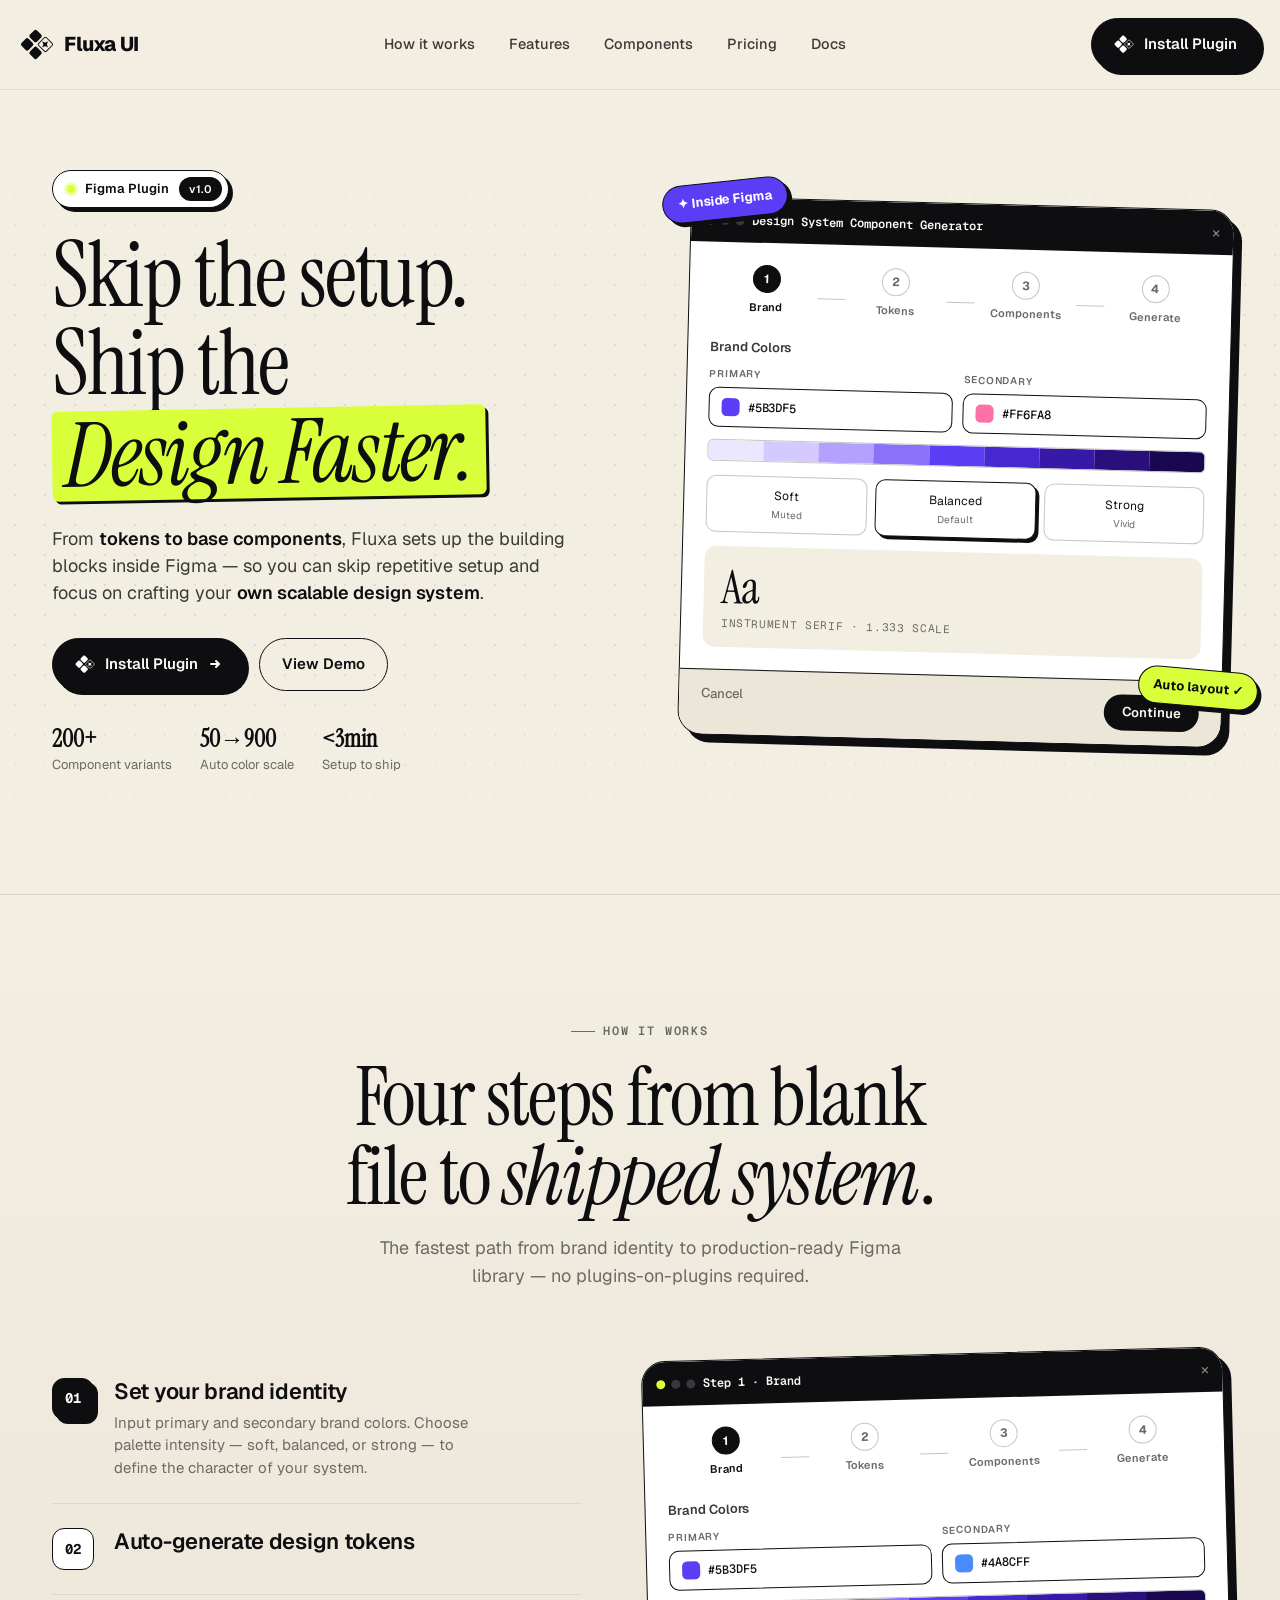
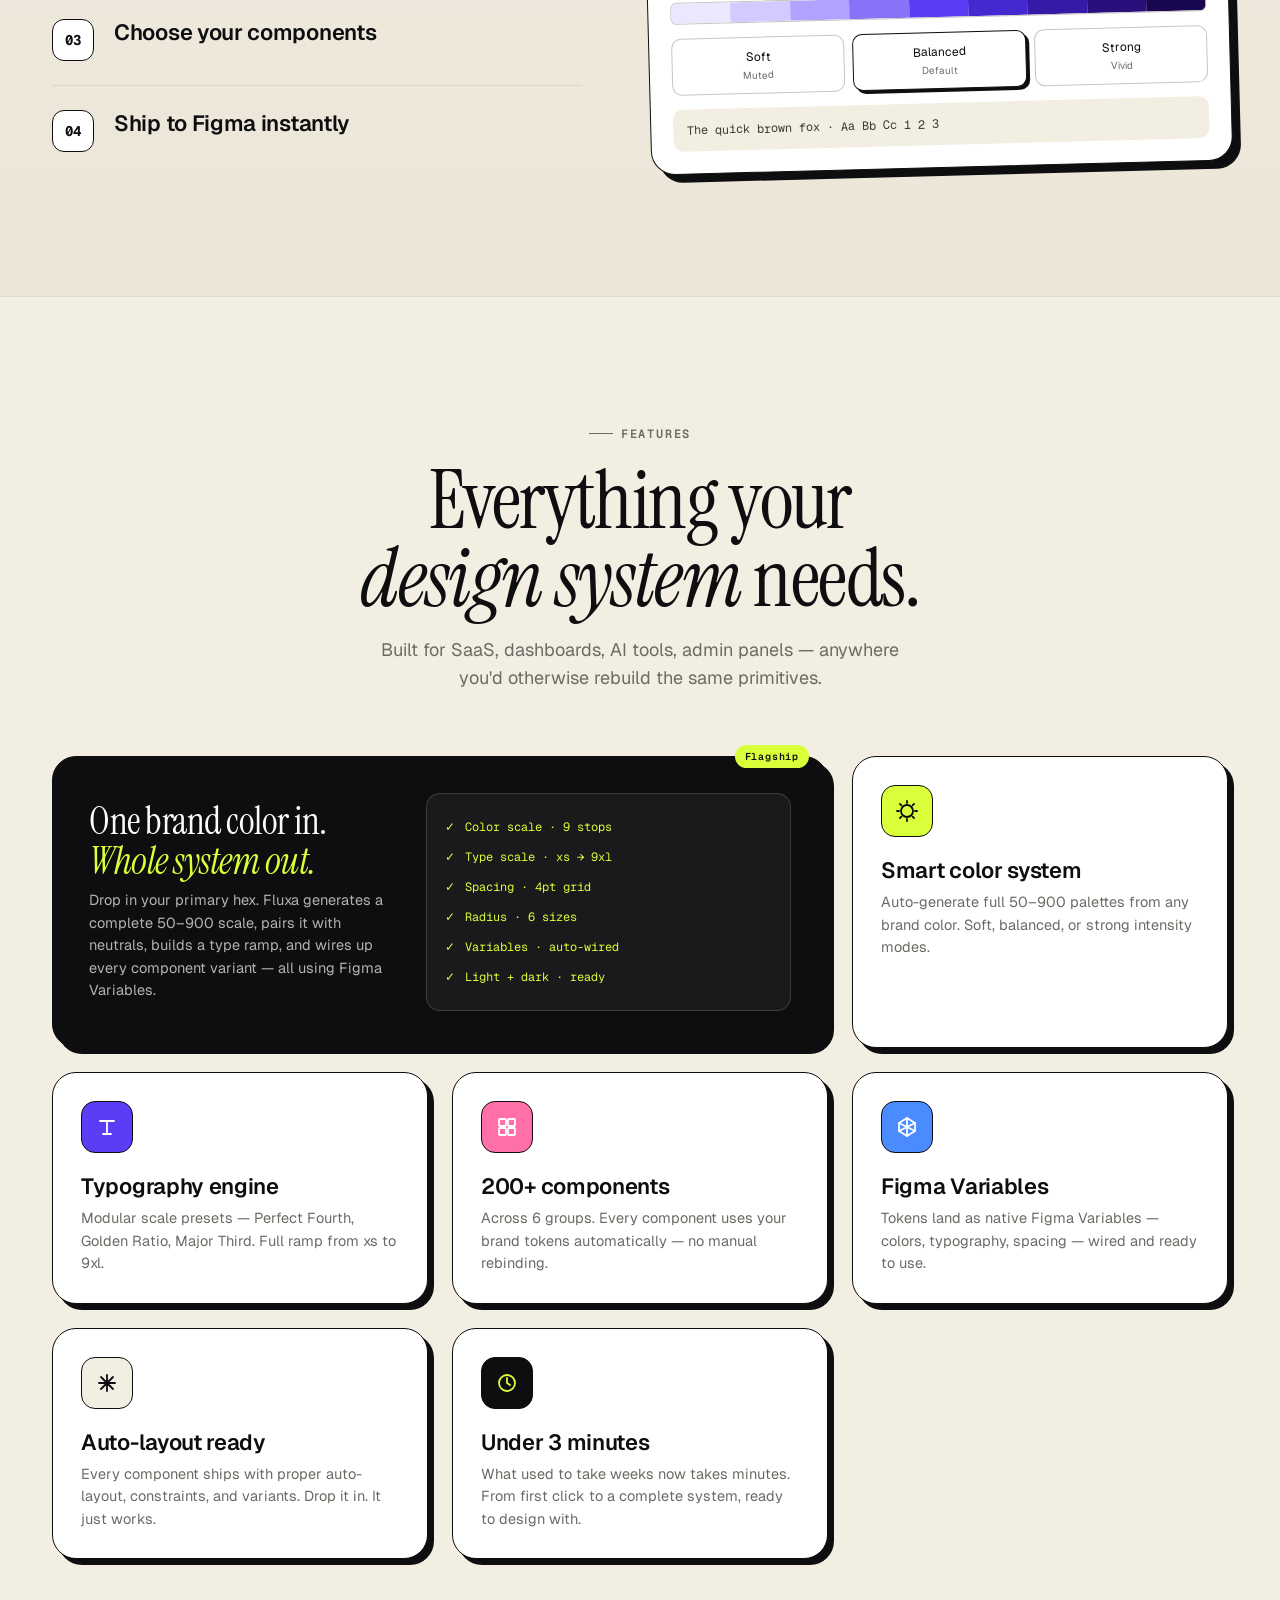
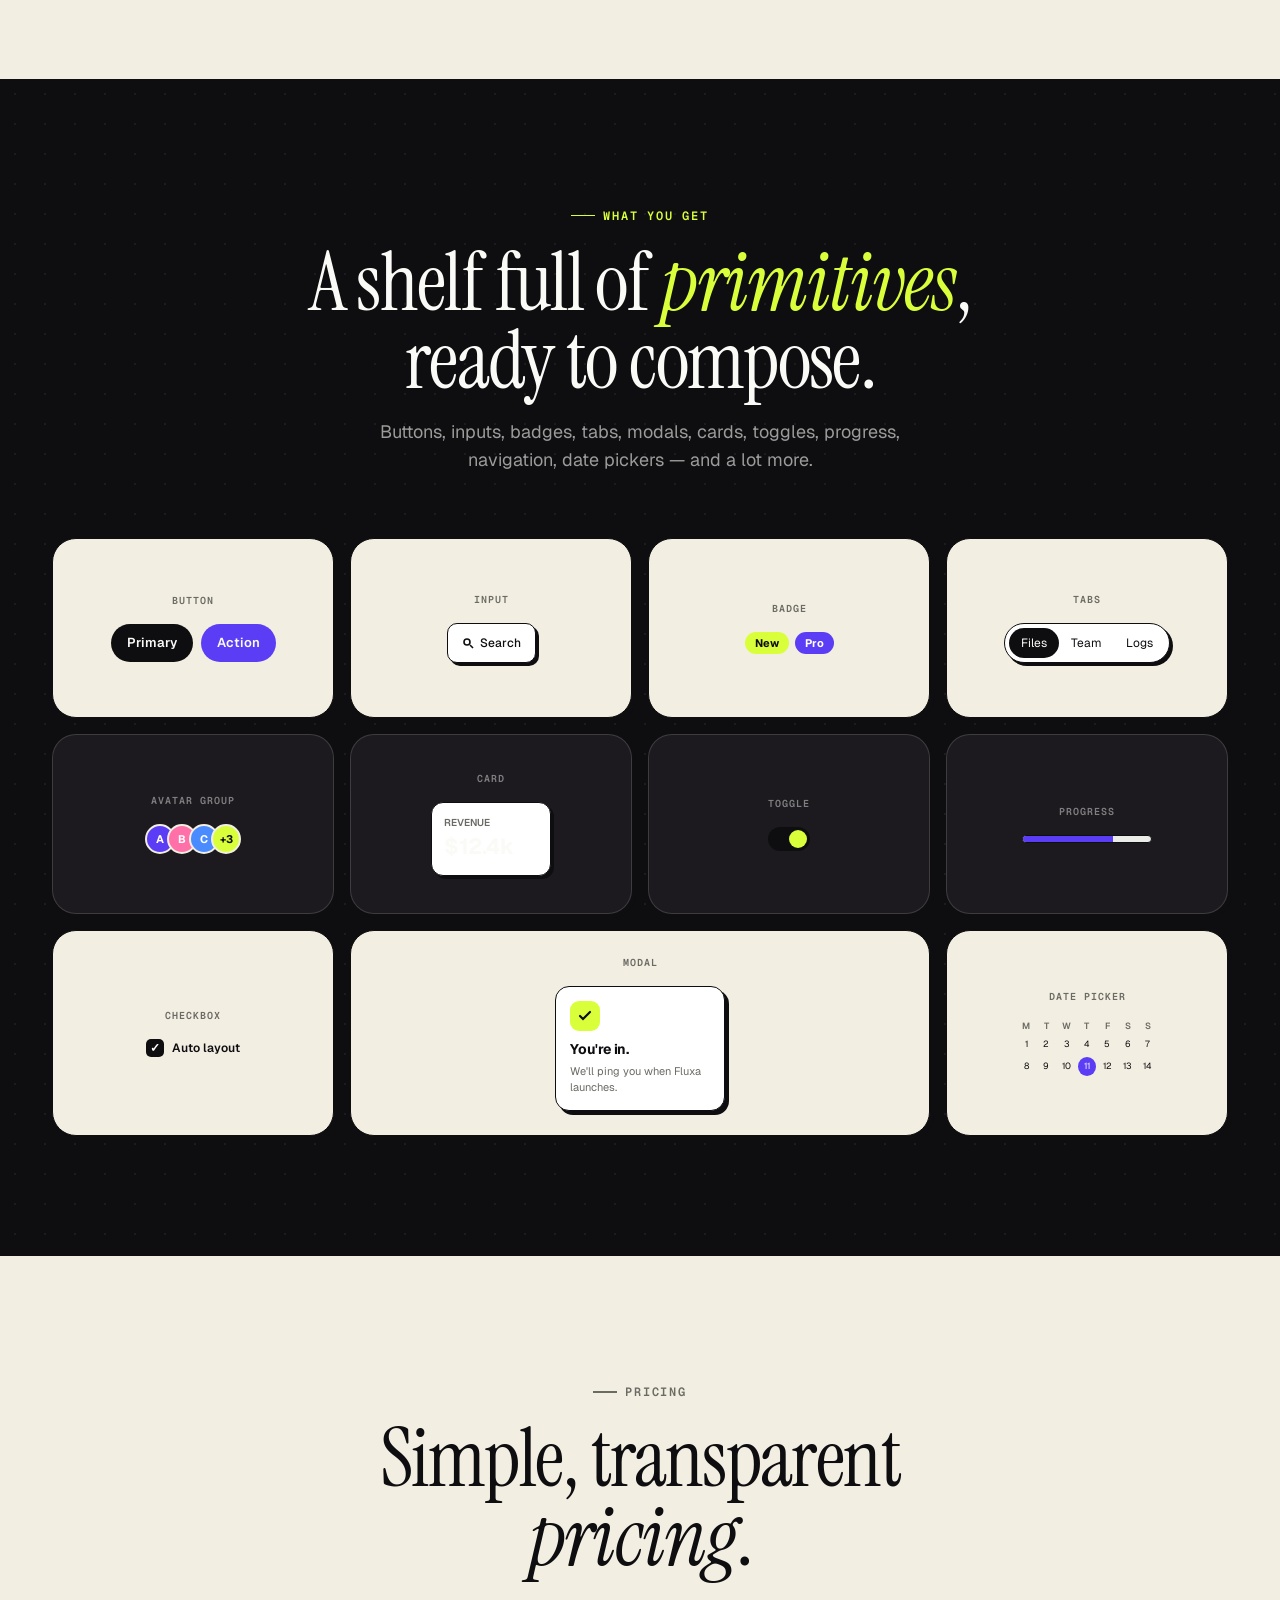
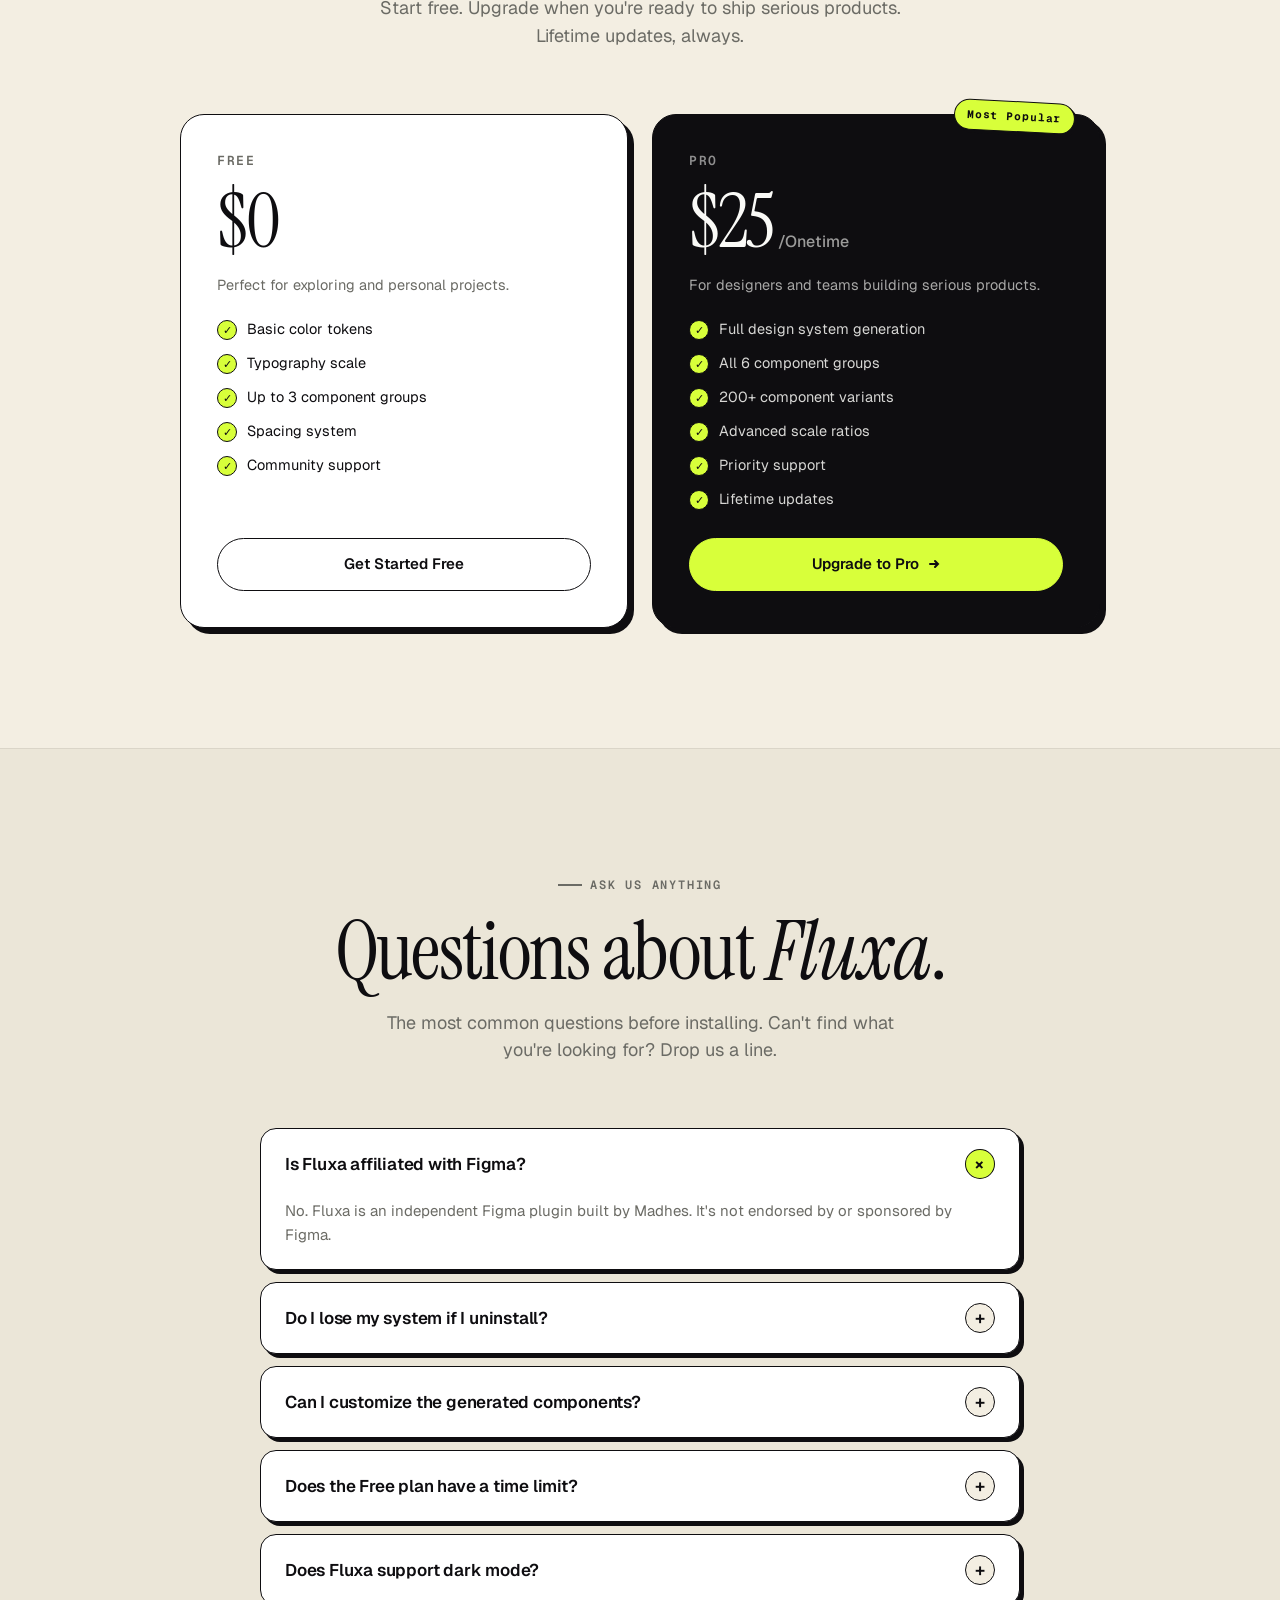
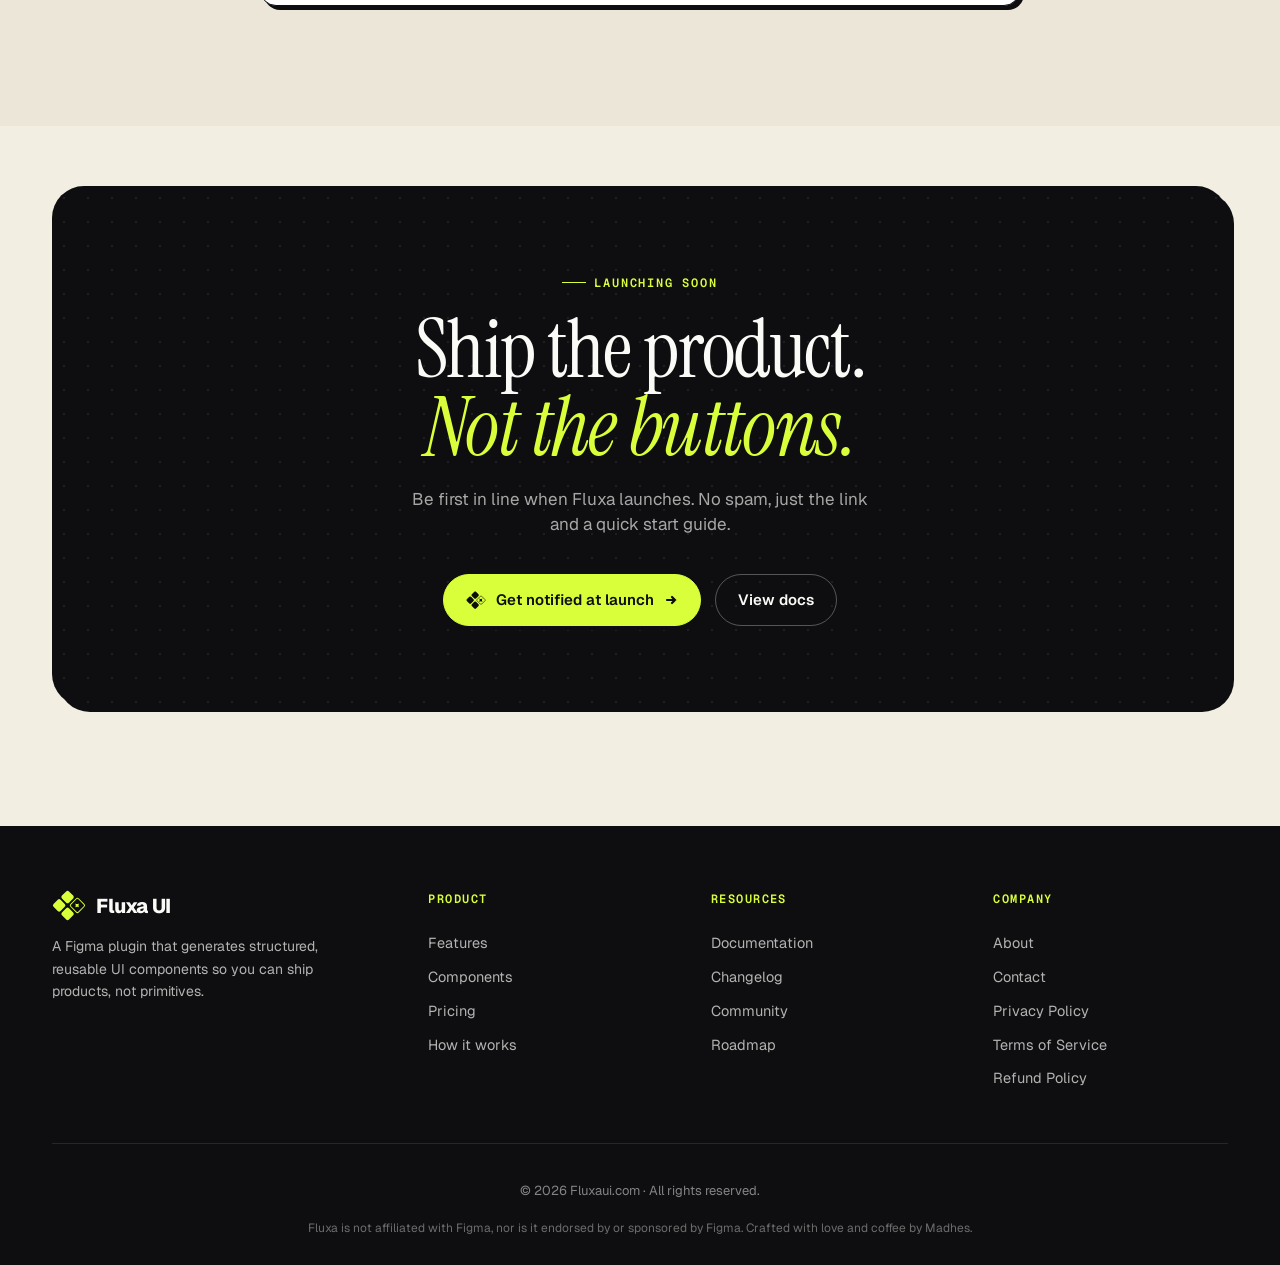
<file: index_1.html>
<!doctype html>
<html lang="en">
<head>
<meta charset="utf-8">
<title>Fluxa UI — Skip the Setup. Start Designing Faster.</title>
<meta name="viewport" content="width=device-width,initial-scale=1">
<link rel="preconnect" href="https://fonts.googleapis.com">
<link rel="preconnect" href="https://fonts.gstatic.com" crossorigin>
<link rel="stylesheet" href="https://fonts.googleapis.com/css2?family=Instrument+Serif:ital@0;1&family=Geist:wght@400;500;600;700;800;900&family=Geist+Mono:wght@400;500;600&display=swap">
<!-- Google tag (gtag.js) -->
<script async src="https://www.googletagmanager.com/gtag/js?id=G-57NH0K0C48"></script>
<script>
  window.dataLayer = window.dataLayer || [];
  function gtag(){dataLayer.push(arguments);}
  gtag('js', new Date());

  gtag('config', 'G-57NH0K0C48');
</script>
<style>
  /* ─────────── Tokens ─────────── */
  :root{
    --ink:#0e0d10;
    --paper:#fafaf7;
    --cream:#f3eee2;
    --cream-2:#ebe6d8;
    --violet:#5b3df5;
    --violet-deep:#3b1edb;
    --lime:#d8ff3a;
    --pink:#ff6fa8;
    --blue:#4a8cff;
    --g100:#ebebe8;
    --g300:#c6c5bf;
    --g500:#6b6b65;
    --g700:#3a3a36;
    --serif:"Instrument Serif", "Times New Roman", serif;
    --sans:"Geist", -apple-system, "Segoe UI", sans-serif;
    --mono:"Geist Mono", ui-monospace, monospace;
    --shadow:6px 6px 0 var(--ink);
    --shadow-sm:4px 4px 0 var(--ink);
    --r:18px;
    --r-lg:24px;
    --r-pill:999px;
  }
  *,*::before,*::after{box-sizing:border-box}
  html,body{margin:0;padding:0}
  body{
    font-family:var(--sans);
    background:var(--cream);
    color:var(--ink);
    -webkit-font-smoothing:antialiased;
    font-size:16px;
    line-height:1.5;
  }
  ::selection{background:var(--lime);color:var(--ink)}
  a{color:inherit;text-decoration:none}
  img{max-width:100%;display:block}
  button{font-family:inherit;cursor:pointer}

  /* ─────────── Reusable atoms ─────────── */
  .wrap{max-width:1240px;margin:0 auto;padding:0 32px}
  .mono{font-family:var(--mono);font-weight:600;letter-spacing:0.1em;text-transform:uppercase;font-size:12px}

  .eyebrow{
    display:inline-flex;align-items:center;gap:8px;
    font-family:var(--mono);font-weight:600;font-size:12px;
    letter-spacing:0.15em;text-transform:uppercase;color:var(--g500);
  }
  .eyebrow::before{content:"";width:24px;height:1.5px;background:currentColor}

  h1,h2,h3{font-family:var(--serif);font-weight:400;letter-spacing:-0.02em;line-height:0.98}
  h1{font-size:clamp(56px,7.0vw,128px);margin:0}
  h2{font-size:clamp(48px,6.4vw,92px);margin:0;line-height:0.96}
  h3{font-size:clamp(28px,3vw,38px);margin:0;letter-spacing:-0.01em;line-height:1.05}
  em{font-style:italic}
  .accent{color:var(--violet);font-style:italic}
  .ulime{
    background:var(--lime);padding:0 12px;border-radius:6px;font-style:italic;
    box-shadow:3px 3px 0 var(--ink);display:inline-block;line-height:1;
    transform:rotate(-1deg);
  }

  .btn{
    display:inline-flex;align-items:center;gap:10px;
    padding:14px 22px;border-radius:var(--r-pill);
    font-weight:600;font-size:15px;border:1.5px solid var(--ink);
    transition:transform .15s ease, box-shadow .15s ease;
  }
  .btn-primary{background:var(--ink);color:var(--paper);box-shadow:var(--shadow-sm)}
  .btn-primary:hover{transform:translate(-2px,-2px);box-shadow:6px 6px 0 var(--ink)}
  .btn-lime{background:var(--lime);color:var(--ink);box-shadow:var(--shadow-sm)}
  .btn-lime:hover{transform:translate(-2px,-2px);box-shadow:6px 6px 0 var(--ink)}
  .btn-ghost{background:transparent;color:var(--ink)}
  .btn-ghost:hover{background:var(--ink);color:var(--paper)}
  .btn .arrow{transition:transform .15s ease}
  .btn:hover .arrow{transform:translateX(3px)}

  /* ─────────── NAV ─────────── */
  .nav{
    position:sticky;top:0;z-index:30;
    backdrop-filter:saturate(140%) blur(10px);
    background:color-mix(in oklab, var(--cream) 86%, transparent);
    border-bottom:1px solid rgba(14,13,16,0.08);
  }
  .nav-inner{
    display:flex;align-items:center;justify-content:space-between;
    padding:18px 0;gap:24px;
  }
  .logo{display:inline-flex;align-items:center;gap:10px;font-weight:800;font-size:20px;letter-spacing:-0.4px}
  .logo-mark{width:34px;height:31px;display:inline-flex;align-items:center;justify-content:center;flex-shrink:0}
  .logo-mark svg{width:100%;height:100%;display:block}
  .nav-links{display:flex;gap:6px;align-items:center}
  .nav-link{
    padding:8px 14px;border-radius:var(--r-pill);
    font-size:14.5px;font-weight:500;color:var(--g700);
    transition:background .15s ease, color .15s ease;
  }
  .nav-link:hover{background:rgba(14,13,16,0.06);color:var(--ink)}
  .nav-link.active{background:var(--ink);color:var(--paper)}
  .nav-cta{display:flex;gap:10px;align-items:center}

  @media (max-width:880px){
    .nav-links{display:none}
  }

  /* ─────────── HERO ─────────── */
  .hero{position:relative;padding:80px 0 120px;overflow:hidden}
  .hero::before{
    content:"";position:absolute;inset:0;pointer-events:none;
    background-image:radial-gradient(var(--g300) 1.2px, transparent 1.2px);
    background-size:30px 30px;opacity:.45;mask-image:linear-gradient(180deg, transparent 0, #000 30%, #000 70%, transparent 100%);
  }
  .hero-grid{
    position:relative;display:grid;grid-template-columns:1.05fr 1fr;gap:60px;align-items:center;
  }
  @media (max-width:980px){.hero-grid{grid-template-columns:1fr;gap:40px}}

  .pill{
    display:inline-flex;align-items:center;gap:10px;
    padding:6px 6px 6px 14px;border-radius:var(--r-pill);
    background:#fff;border:1.5px solid var(--ink);
    box-shadow:var(--shadow-sm);font-size:13px;font-weight:600;
    margin-bottom:24px;
  }
  .pill-dot{width:8px;height:8px;border-radius:50%;background:var(--lime);box-shadow:0 0 0 3px rgba(216,255,58,0.4)}
  .pill-chip{
    background:var(--ink);color:var(--paper);
    padding:4px 10px;border-radius:var(--r-pill);font-size:11px;letter-spacing:0.05em;
  }

  .hero-sub{
    margin:28px 0 32px;font-size:18px;line-height:1.5;color:var(--g700);max-width:520px;
  }
  .hero-sub b{color:var(--ink);font-weight:600}

  .hero-cta{display:flex;gap:14px;flex-wrap:wrap;margin-bottom:36px}

  .hero-meta{display:flex;gap:28px;flex-wrap:wrap;color:var(--g500);font-size:13px}
  .hero-meta b{color:var(--ink);font-weight:700;display:block;font-size:24px;font-family:var(--serif);line-height:1}
  .hero-meta .meta-item{display:flex;flex-direction:column;gap:4px}

  /* Hero plugin window */
  .plugin-window{
    background:#fff;border:1.5px solid var(--ink);border-radius:var(--r-lg);
    box-shadow:8px 8px 0 var(--ink);overflow:hidden;
    transform:rotate(1.5deg);transition:transform .3s ease;
  }
  .plugin-window:hover{transform:rotate(0deg)}
  .pw-bar{
    display:flex;align-items:center;justify-content:space-between;
    padding:10px 14px;background:var(--ink);color:var(--paper);
  }
  .pw-bar-left{display:flex;align-items:center;gap:8px;font-size:12px;font-weight:600;font-family:var(--mono)}
  .pw-bar-dots{display:flex;gap:6px}
  .pw-bar-dots span{width:9px;height:9px;border-radius:50%;background:rgba(255,255,255,0.18)}
  .pw-bar-dots span:first-child{background:var(--lime)}
  .pw-body{padding:22px}
  .pw-steps{display:flex;align-items:center;gap:0;margin-bottom:22px;padding:0 4px}
  .pw-step{
    display:flex;flex-direction:column;align-items:center;gap:6px;flex:1;
    font-size:11px;font-weight:600;color:var(--g500);
  }
  .pw-step .n{
    width:28px;height:28px;border-radius:50%;border:1.5px solid var(--g300);
    display:flex;align-items:center;justify-content:center;font-size:12px;font-weight:700;background:#fff;
  }
  .pw-step.active .n{background:var(--ink);color:var(--paper);border-color:var(--ink)}
  .pw-step.active{color:var(--ink)}
  .pw-line{flex:0 0 28px;height:1.5px;background:var(--g300);margin-top:14px}
  .pw-label{
    font-size:13px;font-weight:600;margin:18px 0 10px;display:flex;justify-content:space-between;color:var(--g700)
  }
  .pw-row{display:grid;grid-template-columns:1fr 1fr;gap:10px}
  .pw-color-input{
    display:flex;align-items:center;gap:8px;padding:10px 12px;
    border:1.5px solid var(--ink);border-radius:10px;background:#fff;
    font-family:var(--mono);font-size:12px;font-weight:500;
  }
  .pw-color-input .sw{width:18px;height:18px;border-radius:5px}
  .pw-palette{display:flex;height:22px;margin-top:12px;border-radius:6px;overflow:hidden;border:1px solid var(--g300)}
  .pw-palette span{flex:1}
  .pw-intensity{display:grid;grid-template-columns:repeat(3,1fr);gap:8px;margin-top:14px}
  .pw-intensity .opt{
    padding:10px;border:1.5px solid var(--g300);border-radius:10px;font-size:12px;text-align:center;
    background:#fff;
  }
  .pw-intensity .opt.on{border-color:var(--ink);box-shadow:3px 3px 0 var(--ink)}
  .pw-intensity .opt small{display:block;color:var(--g500);font-size:10px;margin-top:2px}
  .pw-typo-display{
    margin-top:14px;padding:18px;background:var(--cream);border-radius:12px;
    font-family:var(--serif);font-size:46px;line-height:1;letter-spacing:-1px;
  }
  .pw-typo-display small{font-family:var(--mono);font-size:11px;color:var(--g500);display:block;margin-top:8px;letter-spacing:0.06em;text-transform:uppercase}
  .pw-foot{display:flex;justify-content:space-between;padding:14px 22px;background:var(--cream-2);border-top:1.5px solid var(--ink)}
  .pw-foot .pf-btn-ghost{font-size:13px;font-weight:500;color:var(--g500)}
  .pw-foot .pf-btn{
    padding:8px 18px;background:var(--ink);color:var(--paper);border-radius:var(--r-pill);
    font-size:13px;font-weight:600;
  }

  /* floating chip near hero plugin window */
  .float-chip{
    position:absolute;display:inline-flex;align-items:center;gap:6px;
    background:var(--lime);color:var(--ink);padding:8px 14px;border-radius:var(--r-pill);
    font-size:13px;font-weight:700;border:1.5px solid var(--ink);box-shadow:var(--shadow-sm);
    z-index:2;
  }
  .float-chip-1{top:-22px;left:-22px;transform:rotate(-6deg);background:var(--violet);color:#fff}
  .float-chip-2{bottom:34px;right:-30px;transform:rotate(5deg)}

  /* ─────────── SECTION shared ─────────── */
  section{padding:120px 0;position:relative}
  .section-head{text-align:center;max-width:680px;margin:0 auto 64px}
  .section-head .eyebrow{margin-bottom:18px}
  .section-head p{margin:18px auto 0;color:var(--g500);font-size:18px;line-height:1.55;max-width:560px}

  /* ─────────── HOW IT WORKS ─────────── */
  .how{background:linear-gradient(180deg, var(--cream) 0%, var(--cream-2) 100%);border-top:1.5px solid rgba(14,13,16,0.08);border-bottom:1.5px solid rgba(14,13,16,0.08)}
  .how-grid{
    display:grid;grid-template-columns:1fr 1.1fr;gap:64px;align-items:start;
  }
  @media (max-width:980px){.how-grid{grid-template-columns:1fr}}

  .steps{display:flex;flex-direction:column;gap:0}
  .step{
    display:flex;gap:20px;padding:24px 0;border-bottom:1px solid rgba(14,13,16,0.08);
    cursor:pointer;
  }
  .step:last-child{border-bottom:none}
  .step-n{
    width:42px;height:42px;border-radius:12px;flex-shrink:0;
    border:1.5px solid var(--ink);background:#fff;
    display:flex;align-items:center;justify-content:center;
    font-family:var(--mono);font-weight:700;font-size:14px;
    transition:all .2s ease;
  }
  .step.on .step-n{background:var(--ink);color:var(--paper);box-shadow:var(--shadow-sm)}
  .step-body h3{font-family:var(--sans);font-size:22px;font-weight:600;letter-spacing:-0.3px;line-height:1.2}
  .step-body p{margin:8px 0 0;color:var(--g500);font-size:15px;line-height:1.5;max-width:380px;display:none}
  .step.on .step-body p{display:block}
  .step.on .step-body h3{color:var(--ink)}

  /* ─────────── FEATURES ─────────── */
  .features-grid{
    display:grid;grid-template-columns:repeat(3,1fr);gap:24px;
  }
  @media (max-width:980px){.features-grid{grid-template-columns:repeat(2,1fr)}}
  @media (max-width:640px){.features-grid{grid-template-columns:1fr}}

  .feature{
    position:relative;padding:28px;border-radius:var(--r-lg);
    background:#fff;border:1.5px solid var(--ink);
    box-shadow:var(--shadow);
    transition:transform .2s ease, box-shadow .2s ease;
  }
  .feature:hover{transform:translate(-3px,-3px);box-shadow:9px 9px 0 var(--ink)}
  .feature-tag{
    position:absolute;top:-12px;right:18px;
    padding:4px 10px;border-radius:var(--r-pill);
    background:var(--ink);color:var(--paper);
    font-family:var(--mono);font-size:10px;font-weight:600;letter-spacing:0.08em;
  }
  .feature-icon{
    width:52px;height:52px;border-radius:14px;
    display:flex;align-items:center;justify-content:center;
    margin-bottom:20px;border:1.5px solid var(--ink);
  }
  .feature-icon.lime{background:var(--lime)}
  .feature-icon.violet{background:var(--violet);color:#fff}
  .feature-icon.pink{background:var(--pink);color:#fff}
  .feature-icon.blue{background:var(--blue);color:#fff}
  .feature-icon.cream{background:var(--cream)}
  .feature-icon.ink{background:var(--ink);color:var(--lime)}
  .feature h3{font-family:var(--sans);font-size:22px;font-weight:600;letter-spacing:-0.3px;margin-bottom:8px;line-height:1.2}
  .feature p{margin:0;font-size:14.5px;color:var(--g500);line-height:1.55}

  /* highlighted feature spanning */
  .feature-hero{
    grid-column:span 2;background:var(--ink);color:var(--paper);
    display:grid;grid-template-columns:1fr 1.2fr;gap:32px;align-items:center;
    padding:36px;
  }
  @media (max-width:640px){.feature-hero{grid-column:span 1;grid-template-columns:1fr}}
  .feature-hero h3{color:var(--paper);font-family:var(--serif);font-size:38px;font-weight:400;letter-spacing:-0.5px;line-height:1.05}
  .feature-hero p{color:rgba(250,250,247,0.7)}
  .feature-hero .acc{color:var(--lime);font-style:italic}
  .feature-hero-preview{
    background:rgba(255,255,255,0.05);border:1.5px solid rgba(255,255,255,0.15);
    border-radius:14px;padding:18px;font-family:var(--mono);font-size:12px;
    color:var(--lime);
  }
  .feature-hero-preview .row{display:flex;gap:10px;align-items:center;padding:6px 0}
  .feature-hero-preview .row .ck{color:var(--lime)}

  /* ─────────── COMPONENTS SHOWCASE ─────────── */
  .showcase{background:var(--ink);color:var(--paper);position:relative;overflow:hidden}
  .showcase::before{
    content:"";position:absolute;inset:0;
    background-image:radial-gradient(rgba(250,250,247,0.06) 1.2px, transparent 1.2px);
    background-size:30px 30px;
  }
  .showcase .section-head{position:relative}
  .showcase .eyebrow{color:var(--lime)}
  .showcase h2{color:var(--paper)}
  .showcase .section-head p{color:rgba(250,250,247,0.6)}

  .showcase-grid{
    position:relative;display:grid;
    grid-template-columns:repeat(4, 1fr);gap:16px;
  }
  @media (max-width:980px){.showcase-grid{grid-template-columns:repeat(2,1fr)}}

  .show-card{
    background:var(--cream);color:var(--ink);
    border-radius:var(--r-lg);padding:24px;
    display:flex;flex-direction:column;align-items:center;justify-content:center;gap:16px;
    min-height:180px;border:1.5px solid var(--ink);
    box-shadow:var(--shadow-sm);
    transition:transform .2s ease;
  }
  .show-card:hover{transform:translateY(-4px)}
  .show-card .label{
    font-family:var(--mono);font-size:10px;font-weight:600;
    letter-spacing:0.1em;text-transform:uppercase;color:var(--g500);
  }
  .show-card.dark{background:#1c1a1f;color:var(--paper);border-color:rgba(250,250,247,0.15)}
  .show-card.dark .label{color:rgba(250,250,247,0.45)}

  /* tiny mock components inside showcase */
  .m-btn{padding:9px 16px;border-radius:var(--r-pill);background:var(--ink);color:var(--paper);font-size:13px;font-weight:600;display:inline-flex;align-items:center;gap:6px}
  .m-btn.violet{background:var(--violet)}
  .m-input{display:inline-flex;align-items:center;gap:6px;padding:10px 14px;border-radius:10px;background:#fff;border:1.5px solid var(--ink);font-size:12px;font-weight:500;box-shadow:3px 3px 0 var(--ink)}
  .m-badge{padding:3px 10px;border-radius:var(--r-pill);font-size:11px;font-weight:700;background:var(--lime);color:var(--ink)}
  .m-tabs{display:inline-flex;background:#fff;padding:4px;border-radius:var(--r-pill);border:1.5px solid var(--ink);box-shadow:3px 3px 0 var(--ink);font-size:12px}
  .m-tabs span{padding:6px 12px;border-radius:var(--r-pill)}
  .m-tabs span.on{background:var(--ink);color:var(--paper)}
  .m-avs{display:inline-flex}
  .m-avs span{
    width:30px;height:30px;border-radius:50%;border:2px solid var(--cream);
    display:inline-flex;align-items:center;justify-content:center;color:#fff;font-size:11px;font-weight:700;
  }
  .m-avs span:not(:first-child){margin-left:-8px}
  .m-card-mini{padding:12px;background:#fff;border:1.5px solid var(--ink);border-radius:12px;box-shadow:3px 3px 0 var(--ink);min-width:120px}
  .m-card-mini .v{font-size:22px;font-weight:700;letter-spacing:-0.4px}
  .m-card-mini .l{font-size:10px;color:var(--g500);font-weight:600}
  .m-toggle{width:42px;height:24px;border-radius:99px;background:var(--ink);padding:3px;display:inline-flex;justify-content:flex-end}
  .m-toggle span{width:18px;height:18px;border-radius:50%;background:var(--lime)}
  .m-progress{width:130px;height:8px;border-radius:99px;background:var(--g100);overflow:hidden;border:1.5px solid var(--ink)}
  .m-progress span{display:block;height:100%;width:70%;background:var(--violet)}
  .m-check{display:inline-flex;align-items:center;gap:8px;font-size:12px;font-weight:600}
  .m-check .b{width:18px;height:18px;border-radius:5px;background:var(--ink);display:inline-flex;align-items:center;justify-content:center;color:#fff;font-size:12px}
  .m-modal{padding:14px;background:#fff;border:1.5px solid var(--ink);border-radius:14px;box-shadow:4px 4px 0 var(--ink);max-width:170px}
  .m-modal-icon{width:30px;height:30px;border-radius:9px;background:var(--lime);display:flex;align-items:center;justify-content:center;margin-bottom:8px}
  .m-modal-title{font-size:14px;font-weight:700;letter-spacing:-0.2px}
  .m-modal-body{font-size:11px;color:var(--g500);margin-top:3px}

  /* ─────────── PRICING ─────────── */
  .pricing{position:relative}
  .price-grid{display:grid;grid-template-columns:repeat(2,1fr);gap:24px;max-width:920px;margin:0 auto}
  @media (max-width:760px){.price-grid{grid-template-columns:1fr}}
  .price{
    background:#fff;border:1.5px solid var(--ink);border-radius:var(--r-lg);
    box-shadow:var(--shadow);padding:36px;position:relative;
    display:flex;flex-direction:column;
  }
  .price-popular{background:var(--ink);color:var(--paper)}
  .price-popular .price-feat li{color:rgba(250,250,247,0.85)}
  /* .price-popular .price-feat li .ck{color:var(--lime)} */
  .price-popular .price-cta{background:var(--lime);color:var(--ink);border-color:var(--lime)}
  .price-tag{
    position:absolute;top:-14px;right:24px;
    background:var(--lime);color:var(--ink);
    padding:6px 12px;border-radius:var(--r-pill);
    font-family:var(--mono);font-size:11px;font-weight:700;letter-spacing:0.08em;
    border:1.5px solid var(--ink);box-shadow:3px 3px 0 var(--ink);
    transform:rotate(3deg);
  }
  .price-name{font-family:var(--mono);font-size:13px;font-weight:600;letter-spacing:0.12em;text-transform:uppercase;color:var(--g500);margin-bottom:14px}
  .price-popular .price-name{color:rgba(250,250,247,0.55)}
  .price-amount{font-family:var(--serif);font-size:76px;font-weight:400;line-height:1;letter-spacing:-0.04em}
  .price-amount small{font-family:var(--sans);font-size:16px;font-weight:500;color:var(--g500);margin-left:6px;letter-spacing:0}
  .price-popular .price-amount small{color:rgba(250,250,247,0.6)}
  .price-desc{margin:14px 0 22px;font-size:14.5px;color:var(--g500);line-height:1.5}
  .price-popular .price-desc{color:rgba(250,250,247,0.65)}
  .price-feat{list-style:none;margin:0;padding:0;display:flex;flex-direction:column;gap:12px;flex:1}
  .price-feat li{display:flex;align-items:flex-start;gap:10px;font-size:14.5px}
  .price-feat .ck{
    flex-shrink:0;margin-top:2px;width:20px;height:20px;border-radius:50%;
    background:var(--lime);color:var(--ink);
    display:inline-flex;align-items:center;justify-content:center;
    border:1.5px solid var(--ink);font-size:11px;
  }
  .price-cta{
    margin-top:28px;display:flex;align-items:center;justify-content:center;gap:8px;
    padding:14px 22px;border-radius:var(--r-pill);
    background:#fff;border:1.5px solid var(--ink);font-weight:600;font-size:15px;
    transition:transform .15s ease;
  }
  .price-cta:hover{transform:translate(-2px,-2px);box-shadow:var(--shadow-sm)}

  /* ─────────── FAQ ─────────── */
  .faq{background:var(--cream-2);border-top:1.5px solid rgba(14,13,16,0.08)}
  .faq-grid{max-width:760px;margin:0 auto;display:flex;flex-direction:column;gap:12px}
  .faq-item{
    background:#fff;border:1.5px solid var(--ink);border-radius:16px;
    box-shadow:var(--shadow-sm);overflow:hidden;
    transition:transform .15s ease;
  }
  .faq-item:hover{transform:translate(-2px,-2px)}
  .faq-item summary{
    list-style:none;cursor:pointer;padding:20px 24px;
    display:flex;justify-content:space-between;align-items:center;gap:16px;
    font-size:17px;font-weight:600;letter-spacing:-0.2px;
  }
  .faq-item summary::-webkit-details-marker{display:none}
  .faq-icon{
    width:30px;height:30px;border-radius:50%;background:var(--cream);
    border:1.5px solid var(--ink);display:flex;align-items:center;justify-content:center;
    flex-shrink:0;font-size:18px;line-height:1;transition:transform .2s ease, background .2s ease;
  }
  .faq-item[open] .faq-icon{transform:rotate(45deg);background:var(--lime)}
  .faq-body{padding:0 24px 22px;color:var(--g500);font-size:15px;line-height:1.6}

  /* ─────────── CTA banner ─────────── */
  .cta{padding:60px 0 120px}
  .cta-card{
    background:var(--ink);color:var(--paper);border-radius:32px;
    padding:80px 56px;text-align:center;position:relative;overflow:hidden;
    box-shadow:var(--shadow);
  }
  .cta-card::before{
    content:"";position:absolute;inset:0;
    background-image:radial-gradient(rgba(250,250,247,0.07) 1.2px, transparent 1.2px);
    background-size:24px 24px;pointer-events:none;
  }
  .cta-card h2{color:var(--paper);max-width:14ch;margin:0 auto;position:relative}
  .cta-card h2 em{color:var(--lime)}
  .cta-card .cta-sub{color:rgba(250,250,247,0.65);margin:20px auto 36px;max-width:480px;font-size:17px;position:relative}
  .cta-card .cta-actions{display:flex;gap:14px;justify-content:center;flex-wrap:wrap;position:relative}
  .cta-card .btn-lime{border-color:var(--lime)}
  .cta-card .btn-ghost{color:var(--paper);border-color:rgba(250,250,247,0.3)}
  .cta-card .btn-ghost:hover{background:rgba(250,250,247,0.1);color:var(--paper)}

  /* ─────────── FOOTER ─────────── */
  footer{background:var(--ink);color:rgba(250,250,247,0.7);padding:64px 0 28px}
  .foot-top{display:grid;grid-template-columns:1.4fr 1fr 1fr 1fr;gap:48px;margin-bottom:48px}
  @media (max-width:760px){.foot-top{grid-template-columns:1fr 1fr;gap:32px}}
  .foot-brand .logo{color:var(--paper);margin-bottom:14px}
  .foot-brand p{font-size:14px;line-height:1.6;max-width:300px;margin:0}
  .foot-col h4{font-family:var(--mono);font-size:12px;font-weight:600;letter-spacing:0.12em;text-transform:uppercase;color:var(--lime);margin:0 0 18px}
  .foot-col a{display:block;padding:6px 0;font-size:14.5px;color:rgba(250,250,247,0.7);transition:color .15s ease}
  .foot-col a:hover{color:var(--lime)}
  .foot-bot{
    border-top:1px solid rgba(250,250,247,0.1);padding-top:24px;
    display:flex;justify-content:space-between;flex-wrap:wrap;gap:16px;
    font-size:13px;color:rgba(250,250,247,0.5);
  }
  .foot-bot a:hover{color:var(--lime)}
</style>
</head>
<body>

<!-- ─────────── NAV ─────────── -->
<header class="nav">
  <div class="wrap nav-inner">
    <a class="logo" href="#">
      <span class="logo-mark">
        <!-- <svg viewBox="0 0 136 125" fill="none" xmlns="http://www.w3.org/2000/svg" aria-hidden="true">
          <defs>
            <linearGradient id="fl-grad" x1="73.5" y1="108.5" x2="109" y2="24.5" gradientUnits="userSpaceOnUse">
              <stop stop-color="#FE6113"/>
              <stop offset="0.255" stop-color="#FE3151"/>
              <stop offset="0.514" stop-color="#DD48DD"/>
              <stop offset="0.731" stop-color="#8168E5"/>
              <stop offset="1" stop-color="#0048FF"/>
            </linearGradient>
          </defs>
          <g fill="url(#fl-grad)" stroke="url(#fl-grad)">
            <rect x="70.8284" y="62.2253" width="44" height="44" rx="6" transform="rotate(-45 70.8284 62.2253)" stroke-width="4" fill="none"/>
            <rect y="62.2253" width="40" height="40" rx="8" transform="rotate(-45 0 62.2253)" stroke="none"/>
            <path d="M39.598 33.941C36.4738 30.8168 36.4738 25.7515 39.598 22.6273L56.5685 5.65676C59.6927 2.53257 64.758 2.53257 67.8822 5.65676L84.8528 22.6273C87.977 25.7515 87.977 30.8168 84.8528 33.941L67.8822 50.9116C64.758 54.0358 59.6927 54.0358 56.5685 50.9116L39.598 33.941Z" stroke="none"/>
            <rect x="33.9411" y="96.1665" width="40" height="40" rx="8" transform="rotate(-45 33.9411 96.1665)" stroke="none"/>
            <path d="M93.0281 54.2745C95.8129 55.6206 98.2339 56.3874 100.739 56.3874C103.244 56.3874 105.665 55.621 108.45 54.2745C107.106 57.0641 106.341 59.489 106.341 61.9984C106.341 64.508 107.105 66.9336 108.449 69.7236C105.664 68.3779 103.244 67.6121 100.739 67.6121C98.2337 67.6121 95.8122 68.3783 93.0267 69.725C94.3704 66.9353 95.1367 64.5106 95.1371 62.0011C95.1374 59.4911 94.3721 57.0651 93.0281 54.2745Z" stroke="none"/>
          </g>
        </svg> -->
        <svg width="136" height="125" viewBox="0 0 136 125" fill="none" xmlns="http://www.w3.org/2000/svg">
<rect x="70.8284" y="62.2253" width="44" height="44" rx="6" transform="rotate(-45 70.8284 62.2253)" stroke="#0E0D10" stroke-width="4"/>
<rect y="62.2253" width="40" height="40" rx="8" transform="rotate(-45 0 62.2253)" fill="#0E0D10"/>
<path d="M39.598 33.9412C36.4738 30.817 36.4738 25.7516 39.598 22.6274L56.5686 5.65688C59.6928 2.53269 64.7581 2.53269 67.8823 5.65689L84.8528 22.6274C87.977 25.7516 87.977 30.817 84.8528 33.9412L67.8823 50.9117C64.7581 54.0359 59.6928 54.0359 56.5686 50.9117L39.598 33.9412Z" fill="#0E0D10"/>
<rect x="33.9412" y="96.1665" width="40" height="40" rx="8" transform="rotate(-45 33.9412 96.1665)" fill="#0E0D10"/>
<path d="M111.16 50.5667C102.2 55.6593 99.2778 55.6579 90.3187 50.5678C90.0338 50.4059 89.6771 50.4548 89.4461 50.6862C89.2151 50.9176 89.1664 51.275 89.328 51.5603C94.4102 60.5371 94.4085 63.4644 89.3268 72.4407C89.1651 72.7261 89.2152 73.0822 89.4461 73.3136C89.6771 73.545 90.0338 73.5938 90.3174 73.4331C99.2782 68.3405 102.2 68.3418 111.159 73.4319C111.444 73.5939 111.801 73.545 112.032 73.3136C112.263 73.0822 112.311 72.7248 112.15 72.4394C107.068 63.4626 107.069 60.5353 112.151 51.559C112.313 51.2736 112.263 50.9176 112.032 50.6862C111.801 50.4548 111.444 50.406 111.16 50.5667Z" fill="#0E0D10"/>
</svg>

      </span>
      Fluxa UI
    </a>
    <nav class="nav-links">
      <a class="nav-link" href="#how">How it works</a>
      <a class="nav-link" href="#features">Features</a>
      <a class="nav-link" href="#components">Components</a>
      <a class="nav-link" href="#pricing">Pricing</a>
      <a class="nav-link" href="#docs">Docs</a>
    </nav>
    <div class="nav-cta">
      <a class="btn btn-primary" href="#">
      <svg width="20" height="19" viewBox="0 0 20 19" fill="none" xmlns="http://www.w3.org/2000/svg">
<rect x="10.425" y="9.15869" width="6.4762" height="6.4762" rx="0.883118" transform="rotate(-45 10.425 9.15869)" stroke="white" stroke-width="0.588745"/>
<rect y="9.15869" width="5.88745" height="5.88745" rx="1.17749" transform="rotate(-45 0 9.15869)" fill="white"/>
<path d="M5.82834 4.9957C5.3685 4.53586 5.3685 3.79031 5.82834 3.33047L8.32617 0.832641C8.78601 0.372802 9.53156 0.372803 9.9914 0.832641L12.4892 3.33047C12.9491 3.79031 12.9491 4.53586 12.4892 4.9957L9.99139 7.49353C9.53156 7.95337 8.78601 7.95337 8.32617 7.49353L5.82834 4.9957Z" fill="white"/>
<rect x="4.99573" y="14.1544" width="5.88745" height="5.88745" rx="1.17749" transform="rotate(-45 4.99573 14.1544)" fill="white"/>
<path d="M16.3611 7.44292C15.0422 8.19249 14.6122 8.19228 13.2935 7.44309C13.2516 7.41925 13.1991 7.42645 13.1651 7.46051C13.1311 7.49457 13.1239 7.54717 13.1477 7.58918C13.8957 8.91044 13.8955 9.34129 13.1475 10.6625C13.1237 10.7045 13.1311 10.7569 13.1651 10.791C13.1991 10.825 13.2516 10.8322 13.2933 10.8085C14.6122 10.059 15.0423 10.0592 16.3609 10.8084C16.4029 10.8322 16.4554 10.825 16.4894 10.791C16.5234 10.7569 16.5305 10.7043 16.5067 10.6623C15.7587 9.34103 15.759 8.91017 16.5069 7.58899C16.5307 7.54698 16.5234 7.49457 16.4894 7.46051C16.4554 7.42645 16.4029 7.41927 16.3611 7.44292Z" fill="white"/>
</svg>
Install Plugin
      </a>
    </div>
  </div>
</header>

<!-- ─────────── HERO ─────────── -->
<section class="hero">
  <div class="wrap hero-grid">
    <div>
      <span class="pill">
        <span class="pill-dot"></span>
        Figma Plugin
        <span class="pill-chip">v1.0</span>
      </span>
      <h1>
        Skip the setup.<br>
        Ship the <span class="ulime">Design Faster.</span>
      </h1>
      <p class="hero-sub">
        From <b>tokens to base components</b>, Fluxa sets up the building blocks
        inside Figma — so you can skip repetitive setup and focus on crafting
        your <b>own scalable design system</b>.
      </p>
      <div class="hero-cta">
        <a class="btn btn-primary" href="#">
          <svg width="20" height="19" viewBox="0 0 20 19" fill="none" xmlns="http://www.w3.org/2000/svg">
<rect x="10.425" y="9.15869" width="6.4762" height="6.4762" rx="0.883118" transform="rotate(-45 10.425 9.15869)" stroke="white" stroke-width="0.588745"/>
<rect y="9.15869" width="5.88745" height="5.88745" rx="1.17749" transform="rotate(-45 0 9.15869)" fill="white"/>
<path d="M5.82834 4.9957C5.3685 4.53586 5.3685 3.79031 5.82834 3.33047L8.32617 0.832641C8.78601 0.372802 9.53156 0.372803 9.9914 0.832641L12.4892 3.33047C12.9491 3.79031 12.9491 4.53586 12.4892 4.9957L9.99139 7.49353C9.53156 7.95337 8.78601 7.95337 8.32617 7.49353L5.82834 4.9957Z" fill="white"/>
<rect x="4.99573" y="14.1544" width="5.88745" height="5.88745" rx="1.17749" transform="rotate(-45 4.99573 14.1544)" fill="white"/>
<path d="M16.3611 7.44292C15.0422 8.19249 14.6122 8.19228 13.2935 7.44309C13.2516 7.41925 13.1991 7.42645 13.1651 7.46051C13.1311 7.49457 13.1239 7.54717 13.1477 7.58918C13.8957 8.91044 13.8955 9.34129 13.1475 10.6625C13.1237 10.7045 13.1311 10.7569 13.1651 10.791C13.1991 10.825 13.2516 10.8322 13.2933 10.8085C14.6122 10.059 15.0423 10.0592 16.3609 10.8084C16.4029 10.8322 16.4554 10.825 16.4894 10.791C16.5234 10.7569 16.5305 10.7043 16.5067 10.6623C15.7587 9.34103 15.759 8.91017 16.5069 7.58899C16.5307 7.54698 16.5234 7.49457 16.4894 7.46051C16.4554 7.42645 16.4029 7.41927 16.3611 7.44292Z" fill="white"/>
</svg>

          Install Plugin
          <svg class="arrow" width="14" height="14" viewBox="0 0 14 14" fill="none" stroke="currentColor" stroke-width="2" stroke-linecap="round" aria-hidden="true"><path d="M3 7h8M8 4l3 3-3 3"/></svg>
        </a>
        <a class="btn btn-ghost" href="#">View Demo</a>
      </div>
      <div class="hero-meta">
        <div class="meta-item"><b>200+</b><span>Component variants</span></div>
        <div class="meta-item"><b>50→900</b><span>Auto color scale</span></div>
        <div class="meta-item"><b>&lt;3min</b><span>Setup to ship</span></div>
      </div>
    </div>

    <div style="position:relative">
      <span class="float-chip float-chip-1">✦ Inside Figma</span>
      <span class="float-chip float-chip-2">Auto layout ✓</span>
      <div class="plugin-window">
        <div class="pw-bar">
          <div class="pw-bar-left">
            <span class="pw-bar-dots"><span></span><span></span><span></span></span>
            Design System Component Generator
          </div>
          <span style="opacity:0.5">×</span>
        </div>
        <div class="pw-body">
          <div class="pw-steps">
            <div class="pw-step active"><div class="n">1</div>Brand</div>
            <div class="pw-line"></div>
            <div class="pw-step"><div class="n">2</div>Tokens</div>
            <div class="pw-line"></div>
            <div class="pw-step"><div class="n">3</div>Components</div>
            <div class="pw-line"></div>
            <div class="pw-step"><div class="n">4</div>Generate</div>
          </div>

          <div class="pw-label"><span>Brand Colors</span></div>
          <div class="pw-row">
            <div>
              <div style="font-size:10px;font-weight:600;letter-spacing:0.08em;color:var(--g500);margin-bottom:6px;text-transform:uppercase">Primary</div>
              <div class="pw-color-input"><span class="sw" style="background:#5b3df5"></span> #5B3DF5</div>
            </div>
            <div>
              <div style="font-size:10px;font-weight:600;letter-spacing:0.08em;color:var(--g500);margin-bottom:6px;text-transform:uppercase">Secondary</div>
              <div class="pw-color-input"><span class="sw" style="background:#ff6fa8"></span> #FF6FA8</div>
            </div>
          </div>
          <div class="pw-palette">
            <span style="background:#ece7ff"></span>
            <span style="background:#d4caff"></span>
            <span style="background:#b3a1ff"></span>
            <span style="background:#8a72f8"></span>
            <span style="background:#5b3df5"></span>
            <span style="background:#4628d0"></span>
            <span style="background:#3719a8"></span>
            <span style="background:#280f7c"></span>
            <span style="background:#190850"></span>
          </div>

          <div class="pw-intensity">
            <div class="opt">Soft<small>Muted</small></div>
            <div class="opt on">Balanced<small>Default</small></div>
            <div class="opt">Strong<small>Vivid</small></div>
          </div>

          <div class="pw-typo-display">
            Aa
            <small>Instrument Serif · 1.333 scale</small>
          </div>
        </div>
        <div class="pw-foot">
          <span class="pf-btn-ghost">Cancel</span>
          <span class="pf-btn">Continue</span>
        </div>
      </div>
    </div>
  </div>
</section>

<!-- ─────────── HOW IT WORKS ─────────── -->
<section class="how" id="how">
  <div class="wrap">
    <div class="section-head">
      <span class="eyebrow">How it works</span>
      <h2>Four steps from blank<br>file to <em>shipped system</em>.</h2>
      <p>The fastest path from brand identity to production-ready Figma library — no plugins-on-plugins required.</p>
    </div>

    <div class="how-grid">
      <div class="steps">
        <div class="step on">
          <div class="step-n">01</div>
          <div class="step-body">
            <h3>Set your brand identity</h3>
            <p>Input primary and secondary brand colors. Choose palette intensity — soft, balanced, or strong — to define the character of your system.</p>
          </div>
        </div>
        <div class="step">
          <div class="step-n">02</div>
          <div class="step-body">
            <h3>Auto-generate design tokens</h3>
            <p>50–900 color scales, full type ramps, spacing — all generated from your brand inputs in seconds.</p>
          </div>
        </div>
        <div class="step">
          <div class="step-n">03</div>
          <div class="step-body">
            <h3>Choose your components</h3>
            <p>Pick from 6 component groups. Buttons, inputs, navigation, cards, modals — only generate what you'll use.</p>
          </div>
        </div>
        <div class="step">
          <div class="step-n">04</div>
          <div class="step-body">
            <h3>Ship to Figma instantly</h3>
            <p>Everything lands in your file as auto-layout-ready components with Figma Variables wired up — ready to design with.</p>
          </div>
        </div>
      </div>

      <!-- Embedded plugin preview -->
      <div class="plugin-window" style="transform:rotate(-1.5deg)">
        <div class="pw-bar">
          <div class="pw-bar-left">
            <span class="pw-bar-dots"><span></span><span></span><span></span></span>
            Step 1 · Brand
          </div>
          <span style="opacity:0.5">×</span>
        </div>
        <div class="pw-body">
          <div class="pw-steps">
            <div class="pw-step active"><div class="n">1</div>Brand</div>
            <div class="pw-line"></div>
            <div class="pw-step"><div class="n">2</div>Tokens</div>
            <div class="pw-line"></div>
            <div class="pw-step"><div class="n">3</div>Components</div>
            <div class="pw-line"></div>
            <div class="pw-step"><div class="n">4</div>Generate</div>
          </div>
          <div class="pw-label"><span>Brand Colors</span></div>
          <div class="pw-row">
            <div>
              <div style="font-size:10px;font-weight:600;letter-spacing:0.08em;color:var(--g500);margin-bottom:6px;text-transform:uppercase">Primary</div>
              <div class="pw-color-input"><span class="sw" style="background:#5b3df5"></span> #5B3DF5</div>
            </div>
            <div>
              <div style="font-size:10px;font-weight:600;letter-spacing:0.08em;color:var(--g500);margin-bottom:6px;text-transform:uppercase">Secondary</div>
              <div class="pw-color-input"><span class="sw" style="background:#4a8cff"></span> #4A8CFF</div>
            </div>
          </div>
          <div class="pw-palette">
            <span style="background:#ece7ff"></span>
            <span style="background:#d4caff"></span>
            <span style="background:#b3a1ff"></span>
            <span style="background:#8a72f8"></span>
            <span style="background:#5b3df5"></span>
            <span style="background:#4628d0"></span>
            <span style="background:#3719a8"></span>
            <span style="background:#280f7c"></span>
            <span style="background:#190850"></span>
          </div>
          <div class="pw-intensity">
            <div class="opt">Soft<small>Muted</small></div>
            <div class="opt on">Balanced<small>Default</small></div>
            <div class="opt">Strong<small>Vivid</small></div>
          </div>
          <div style="margin-top:14px;padding:12px 14px;background:var(--cream);border-radius:10px;font-size:12px;font-family:var(--mono);color:var(--g700);display:flex;justify-content:space-between">
            <span>The quick brown fox · Aa Bb Cc 1 2 3</span>
          </div>
        </div>
      </div>
    </div>
  </div>
</section>

<!-- ─────────── FEATURES ─────────── -->
<section id="features">
  <div class="wrap">
    <div class="section-head">
      <span class="eyebrow">Features</span>
      <h2>Everything your<br><em>design system</em> needs.</h2>
      <p>Built for SaaS, dashboards, AI tools, admin panels — anywhere you'd otherwise rebuild the same primitives.</p>
    </div>

    <div class="features-grid">

      <!-- hero feature -->
      <div class="feature feature-hero">
        <div>
          <span class="feature-tag" style="background:var(--lime);color:var(--ink)">Flagship</span>
          <h3>One brand color in.<br><span class="acc">Whole system out.</span></h3>
          <p>Drop in your primary hex. Fluxa generates a complete 50–900 scale,
          pairs it with neutrals, builds a type ramp, and wires up every component variant —
          all using Figma Variables.</p>
        </div>
        <div class="feature-hero-preview">
          <div class="row"><span class="ck">✓</span> Color scale · 9 stops</div>
          <div class="row"><span class="ck">✓</span> Type scale · xs → 9xl</div>
          <div class="row"><span class="ck">✓</span> Spacing · 4pt grid</div>
          <div class="row"><span class="ck">✓</span> Radius · 6 sizes</div>
          <div class="row"><span class="ck">✓</span> Variables · auto-wired</div>
          <div class="row"><span class="ck">✓</span> Light + dark · ready</div>
        </div>
      </div>

      <div class="feature">
        <div class="feature-icon lime">
          <svg width="22" height="22" viewBox="0 0 22 22" fill="none" stroke="#0e0d10" stroke-width="1.8" stroke-linecap="round"><circle cx="11" cy="11" r="6"/><path d="M11 1v2M11 19v2M1 11h2M19 11h2M4 4l1.4 1.4M16.6 16.6L18 18M4 18l1.4-1.4M16.6 5.4L18 4"/></svg>
        </div>
        <h3>Smart color system</h3>
        <p>Auto-generate full 50–900 palettes from any brand color. Soft, balanced, or strong intensity modes.</p>
      </div>

      <div class="feature">
        <div class="feature-icon violet">
          <svg width="22" height="22" viewBox="0 0 22 22" fill="none" stroke="#fff" stroke-width="1.8" stroke-linecap="round"><path d="M4 5h14M11 5v13M7 18h8"/></svg>
        </div>
        <h3>Typography engine</h3>
        <p>Modular scale presets — Perfect Fourth, Golden Ratio, Major Third. Full ramp from xs to 9xl.</p>
      </div>

      <div class="feature">
        <div class="feature-icon pink">
          <svg width="22" height="22" viewBox="0 0 22 22" fill="none" stroke="#fff" stroke-width="1.8"><rect x="3" y="3" width="7" height="7" rx="1"/><rect x="12" y="3" width="7" height="7" rx="1"/><rect x="3" y="12" width="7" height="7" rx="1"/><rect x="12" y="12" width="7" height="7" rx="1"/></svg>
        </div>
        <h3>200+ components</h3>
        <p>Across 6 groups. Every component uses your brand tokens automatically — no manual rebinding.</p>
      </div>

      <div class="feature">
        <div class="feature-icon blue">
          <svg width="22" height="22" viewBox="0 0 22 22" fill="none" stroke="#fff" stroke-width="1.8" stroke-linecap="round"><polygon points="11,2 19,7 19,15 11,20 3,15 3,7" fill="none"/><path d="M11 2v18M3 7l16 8M19 7L3 15"/></svg>
        </div>
        <h3>Figma Variables</h3>
        <p>Tokens land as native Figma Variables — colors, typography, spacing — wired and ready to use.</p>
      </div>

      <div class="feature">
        <div class="feature-icon cream">
          <svg width="22" height="22" viewBox="0 0 22 22" fill="none" stroke="#0e0d10" stroke-width="1.8" stroke-linecap="round"><path d="M3 11h16M11 3v16M5 5l12 12M17 5L5 17"/></svg>
        </div>
        <h3>Auto-layout ready</h3>
        <p>Every component ships with proper auto-layout, constraints, and variants. Drop it in. It just works.</p>
      </div>

      <div class="feature">
        <div class="feature-icon ink">
          <svg width="22" height="22" viewBox="0 0 22 22" fill="none" stroke="#d8ff3a" stroke-width="1.8" stroke-linecap="round"><circle cx="11" cy="11" r="8"/><path d="M11 6v5l3 2"/></svg>
        </div>
        <h3>Under 3 minutes</h3>
        <p>What used to take weeks now takes minutes. From first click to a complete system, ready to design with.</p>
      </div>

    </div>
  </div>
</section>

<!-- ─────────── COMPONENTS SHOWCASE ─────────── -->
<section class="showcase" id="components">
  <div class="wrap">
    <div class="section-head">
      <span class="eyebrow">What you get</span>
      <h2>A shelf full of <em style="color:var(--lime)">primitives</em>,<br>ready to compose.</h2>
      <p>Buttons, inputs, badges, tabs, modals, cards, toggles, progress, navigation, date pickers — and a lot more.</p>
    </div>

    <div class="showcase-grid">
      <div class="show-card">
        <div class="label">Button</div>
        <div style="display:flex;gap:8px;flex-wrap:wrap;justify-content:center">
          <span class="m-btn">Primary</span>
          <span class="m-btn violet">Action</span>
        </div>
      </div>
      <div class="show-card">
        <div class="label">Input</div>
        <span class="m-input">
          <svg width="12" height="12" viewBox="0 0 12 12" fill="none" stroke="currentColor" stroke-width="1.6"><circle cx="5" cy="5" r="3"/><path d="M8 8l3 3"/></svg>
          Search
        </span>
      </div>
      <div class="show-card">
        <div class="label">Badge</div>
        <div style="display:flex;gap:6px">
          <span class="m-badge">New</span>
          <span class="m-badge" style="background:var(--violet);color:#fff">Pro</span>
        </div>
      </div>
      <div class="show-card">
        <div class="label">Tabs</div>
        <span class="m-tabs"><span class="on">Files</span><span>Team</span><span>Logs</span></span>
      </div>

      <div class="show-card dark">
        <div class="label">Avatar group</div>
        <span class="m-avs">
          <span style="background:#5b3df5">A</span>
          <span style="background:#ff6fa8">B</span>
          <span style="background:#4a8cff">C</span>
          <span style="background:#d8ff3a;color:#0e0d10">+3</span>
        </span>
      </div>
      <div class="show-card dark">
        <div class="label">Card</div>
        <div class="m-card-mini">
          <div class="l">REVENUE</div>
          <div class="v">$12.4k</div>
        </div>
      </div>
      <div class="show-card dark">
        <div class="label">Toggle</div>
        <span class="m-toggle"><span></span></span>
      </div>
      <div class="show-card dark">
        <div class="label">Progress</div>
        <span class="m-progress"><span></span></span>
      </div>

      <div class="show-card">
        <div class="label">Checkbox</div>
        <span class="m-check"><span class="b">✓</span> Auto layout</span>
      </div>
      <div class="show-card" style="grid-column:span 2">
        <div class="label">Modal</div>
        <div class="m-modal">
          <div class="m-modal-icon">
            <svg width="16" height="16" viewBox="0 0 16 16" fill="none" stroke="#0e0d10" stroke-width="2.2" stroke-linecap="round"><path d="M3 8l3 3 7-7"/></svg>
          </div>
          <div class="m-modal-title">You're in.</div>
          <div class="m-modal-body">We'll ping you when Fluxa launches.</div>
        </div>
      </div>
      <div class="show-card">
        <div class="label">Date picker</div>
        <div style="display:grid;grid-template-columns:repeat(7,1fr);gap:2px;font-size:9px;width:100%;max-width:140px">
          <div style="text-align:center;color:var(--g500);font-weight:600">M</div>
          <div style="text-align:center;color:var(--g500);font-weight:600">T</div>
          <div style="text-align:center;color:var(--g500);font-weight:600">W</div>
          <div style="text-align:center;color:var(--g500);font-weight:600">T</div>
          <div style="text-align:center;color:var(--g500);font-weight:600">F</div>
          <div style="text-align:center;color:var(--g500);font-weight:600">S</div>
          <div style="text-align:center;color:var(--g500);font-weight:600">S</div>
          <!-- 14 days -->
          <div style="text-align:center;padding:3px 0">1</div>
          <div style="text-align:center;padding:3px 0">2</div>
          <div style="text-align:center;padding:3px 0">3</div>
          <div style="text-align:center;padding:3px 0">4</div>
          <div style="text-align:center;padding:3px 0">5</div>
          <div style="text-align:center;padding:3px 0">6</div>
          <div style="text-align:center;padding:3px 0">7</div>
          <div style="text-align:center;padding:3px 0">8</div>
          <div style="text-align:center;padding:3px 0">9</div>
          <div style="text-align:center;padding:3px 0">10</div>
          <div style="text-align:center;padding:3px 0;background:#5b3df5;color:#fff;border-radius:50%">11</div>
          <div style="text-align:center;padding:3px 0">12</div>
          <div style="text-align:center;padding:3px 0">13</div>
          <div style="text-align:center;padding:3px 0">14</div>
        </div>
      </div>
    </div>
  </div>
</section>

<!-- ─────────── PRICING ─────────── -->
<section class="pricing" id="pricing">
  <div class="wrap">
    <div class="section-head">
      <span class="eyebrow">Pricing</span>
      <h2>Simple, transparent <em>pricing</em>.</h2>
      <p>Start free. Upgrade when you're ready to ship serious products. Lifetime updates, always.</p>
    </div>

    <div class="price-grid">
      <div class="price">
        <div class="price-name">Free</div>
        <div class="price-amount">$0</div>
        <p class="price-desc">Perfect for exploring and personal projects.</p>
        <ul class="price-feat">
          <li><span class="ck">✓</span> Basic color tokens</li>
          <li><span class="ck">✓</span> Typography scale</li>
          <li><span class="ck">✓</span> Up to 3 component groups</li>
          <li><span class="ck">✓</span> Spacing system</li>
          <li><span class="ck">✓</span> Community support</li>
        </ul>
        <a class="price-cta" href="#">Get Started Free</a>
      </div>

      <div class="price price-popular">
        <span class="price-tag">Most Popular</span>
        <div class="price-name">Pro</div>
        <div class="price-amount">$25<small>/Onetime</small></div>
        <p class="price-desc">For designers and teams building serious products.</p>
        <ul class="price-feat">
          <li><span class="ck">✓</span> Full design system generation</li>
          <li><span class="ck">✓</span> All 6 component groups</li>
          <li><span class="ck">✓</span> 200+ component variants</li>
          <li><span class="ck">✓</span> Advanced scale ratios</li>
          <li><span class="ck">✓</span> Priority support</li>
          <li><span class="ck">✓</span> Lifetime updates</li>
        </ul>
        <a class="price-cta" href="#">
          Upgrade to Pro
          <svg width="14" height="14" viewBox="0 0 14 14" fill="none" stroke="currentColor" stroke-width="2" stroke-linecap="round"><path d="M3 7h8M8 4l3 3-3 3"/></svg>
        </a>
      </div>
    </div>
  </div>
</section>

<!-- ─────────── FAQ ─────────── -->
<section class="faq">
  <div class="wrap">
    <div class="section-head">
      <span class="eyebrow">Ask us anything</span>
      <h2>Questions about <em>Fluxa</em>.</h2>
      <p>The most common questions before installing. Can't find what you're looking for? Drop us a line.</p>
    </div>

    <div class="faq-grid">
      <details class="faq-item" open>
        <summary>Is Fluxa affiliated with Figma?
          <span class="faq-icon">+</span>
        </summary>
        <div class="faq-body">No. Fluxa is an independent Figma plugin built by Madhes. It's not endorsed by or sponsored by Figma.</div>
      </details>
      <details class="faq-item">
        <summary>Do I lose my system if I uninstall?
          <span class="faq-icon">+</span>
        </summary>
        <div class="faq-body">No. Everything Fluxa generates lives natively in your Figma file as components and variables. The plugin is just the generator — uninstalling doesn't touch your work.</div>
      </details>
      <details class="faq-item">
        <summary>Can I customize the generated components?
          <span class="faq-icon">+</span>
        </summary>
        <div class="faq-body">Absolutely. Every component is built with native Figma Auto Layout and Variables, so you can extend, restyle, or fork anything Fluxa creates.</div>
      </details>
      <details class="faq-item">
        <summary>Does the Free plan have a time limit?
          <span class="faq-icon">+</span>
        </summary>
        <div class="faq-body">No. The Free plan is free forever — generate tokens, type, spacing, and up to 3 component groups as much as you like.</div>
      </details>
      <details class="faq-item">
        <summary>Does Fluxa support dark mode?
          <span class="faq-icon">+</span>
        </summary>
        <div class="faq-body">Yes. Every component ships with light + dark mode variants wired up via Figma Variables modes. Toggle once, switch everywhere.</div>
      </details>
    </div>
  </div>
</section>

<!-- ─────────── CTA ─────────── -->
<section class="cta">
  <div class="wrap">
    <div class="cta-card">
      <span class="eyebrow" style="color:var(--lime);justify-content:center;display:inline-flex">Launching soon</span>
      <h2 style="margin-top:18px">Ship the product.<br><em>Not the buttons.</em></h2>
      <p class="cta-sub">Be first in line when Fluxa launches. No spam, just the link and a quick start guide.</p>
      <div class="cta-actions">
        <a class="btn btn-lime" href="#">
          <svg width="20" height="19" viewBox="0 0 20 19" fill="none" xmlns="http://www.w3.org/2000/svg">
<rect x="10.425" y="9.15869" width="6.4762" height="6.4762" rx="0.883118" transform="rotate(-45 10.425 9.15869)" stroke="#0E0D10" stroke-width="0.588745"/>
<rect y="9.15869" width="5.88745" height="5.88745" rx="1.17749" transform="rotate(-45 0 9.15869)" fill="#0E0D10"/>
<path d="M5.82834 4.9957C5.3685 4.53586 5.3685 3.79031 5.82834 3.33047L8.32617 0.832641C8.78601 0.372802 9.53156 0.372803 9.9914 0.832641L12.4892 3.33047C12.9491 3.79031 12.9491 4.53586 12.4892 4.9957L9.99139 7.49353C9.53156 7.95337 8.78601 7.95337 8.32617 7.49353L5.82834 4.9957Z" fill="#0E0D10"/>
<rect x="4.99573" y="14.1544" width="5.88745" height="5.88745" rx="1.17749" transform="rotate(-45 4.99573 14.1544)" fill="#0E0D10"/>
<path d="M16.3611 7.44292C15.0422 8.19249 14.6122 8.19228 13.2935 7.44309C13.2516 7.41925 13.1991 7.42645 13.1651 7.46051C13.1311 7.49457 13.1239 7.54717 13.1477 7.58918C13.8957 8.91044 13.8955 9.34129 13.1475 10.6625C13.1237 10.7045 13.1311 10.7569 13.1651 10.791C13.1991 10.825 13.2516 10.8322 13.2933 10.8085C14.6122 10.059 15.0423 10.0592 16.3609 10.8084C16.4029 10.8322 16.4554 10.825 16.4894 10.791C16.5234 10.7569 16.5305 10.7043 16.5067 10.6623C15.7587 9.34103 15.759 8.91017 16.5069 7.58899C16.5307 7.54698 16.5234 7.49457 16.4894 7.46051C16.4554 7.42645 16.4029 7.41927 16.3611 7.44292Z" fill="#0E0D10"/>
</svg>

          Get notified at launch
          <svg class="arrow" width="14" height="14" viewBox="0 0 14 14" fill="none" stroke="currentColor" stroke-width="2.2" stroke-linecap="round"><path d="M3 7h8M8 4l3 3-3 3"/></svg>
        </a>
        <a class="btn btn-ghost" href="#">View docs</a>
      </div>
    </div>
  </div>
</section>

<!-- ─────────── FOOTER ─────────── -->
<footer>
  <div class="wrap">
    <div class="foot-top">
      <div class="foot-brand">
        <a class="logo" href="#" style="color:var(--paper)">
          <span class="logo-mark">
            <svg viewBox="0 0 136 125" fill="none" xmlns="http://www.w3.org/2000/svg" aria-hidden="true">
              <g fill="#d8ff3a">
                <rect x="70.8284" y="62.2253" width="44" height="44" rx="6" transform="rotate(-45 70.8284 62.2253)" stroke="#d8ff3a" stroke-width="4" fill="none"/>
                <rect y="62.2253" width="40" height="40" rx="8" transform="rotate(-45 0 62.2253)"/>
                <path d="M39.598 33.941C36.4738 30.8168 36.4738 25.7515 39.598 22.6273L56.5685 5.65676C59.6927 2.53257 64.758 2.53257 67.8822 5.65676L84.8528 22.6273C87.977 25.7515 87.977 30.8168 84.8528 33.941L67.8822 50.9116C64.758 54.0358 59.6927 54.0358 56.5685 50.9116L39.598 33.941Z"/>
                <rect x="33.9411" y="96.1665" width="40" height="40" rx="8" transform="rotate(-45 33.9411 96.1665)"/>
                <path d="M93.0281 54.2745C95.8129 55.6206 98.2339 56.3874 100.739 56.3874C103.244 56.3874 105.665 55.621 108.45 54.2745C107.106 57.0641 106.341 59.489 106.341 61.9984C106.341 64.508 107.105 66.9336 108.449 69.7236C105.664 68.3779 103.244 67.6121 100.739 67.6121C98.2337 67.6121 95.8122 68.3783 93.0267 69.725C94.3704 66.9353 95.1367 64.5106 95.1371 62.0011C95.1374 59.4911 94.3721 57.0651 93.0281 54.2745Z"/>
              </g>
            </svg>
          </span>
          Fluxa UI
        </a>
        <p>A Figma plugin that generates structured, reusable UI components so you can ship products, not primitives.</p>
      </div>
      <div class="foot-col">
        <h4>Product</h4>
        <a href="#features">Features</a>
        <a href="#components">Components</a>
        <a href="#pricing">Pricing</a>
        <a href="#how">How it works</a>
      </div>
      <div class="foot-col">
        <h4>Resources</h4>
        <a href="#">Documentation</a>
        <a href="#">Changelog</a>
        <a href="#">Community</a>
        <a href="#">Roadmap</a>
      </div>
      <div class="foot-col">
        <h4>Company</h4>
        <a href="#">About</a>
        <a href="#">Contact</a>
        <a href="privacy-policy.html">Privacy Policy</a>
        <a href="terms-conditions.html">Terms of Service</a>
        <a href="refund-policy.html">Refund Policy</a>
      </div>
    </div>
    <div class="foot-bot" style="display: block;">
      <div ><p style="text-align:center;">© 2026 Fluxaui.com · All rights reserved.</p></div>
      <div style="display:none;gap:18px;">
        <a href="#">FAQs</a>
        <a href="refund-policy.html">Refund Policy</a>
      </div>
    </div>
    <div style="margin-top:18px;font-size:12px;color:rgba(250,250,247,0.4);text-align:center">
      Fluxa is not affiliated with Figma, nor is it endorsed by or sponsored by Figma. Crafted with love and coffee by Madhes.
    </div>
  </div>
</footer>

<script>
  // Steps: click to expand
  document.querySelectorAll('.step').forEach(s => {
    s.addEventListener('click', () => {
      document.querySelectorAll('.step').forEach(x => x.classList.remove('on'));
      s.classList.add('on');
    });
  });

  // Nav link active state on scroll
  const links = [...document.querySelectorAll('.nav-link')];
  const sections = links.map(l => document.querySelector(l.getAttribute('href')));
  window.addEventListener('scroll', () => {
    const y = window.scrollY + 120;
    let active = -1;
    sections.forEach((s, i) => { if (s && s.offsetTop <= y) active = i; });
    links.forEach((l, i) => l.classList.toggle('active', i === active));
  }, { passive: true });
</script>

</body>
</html>
</file>
